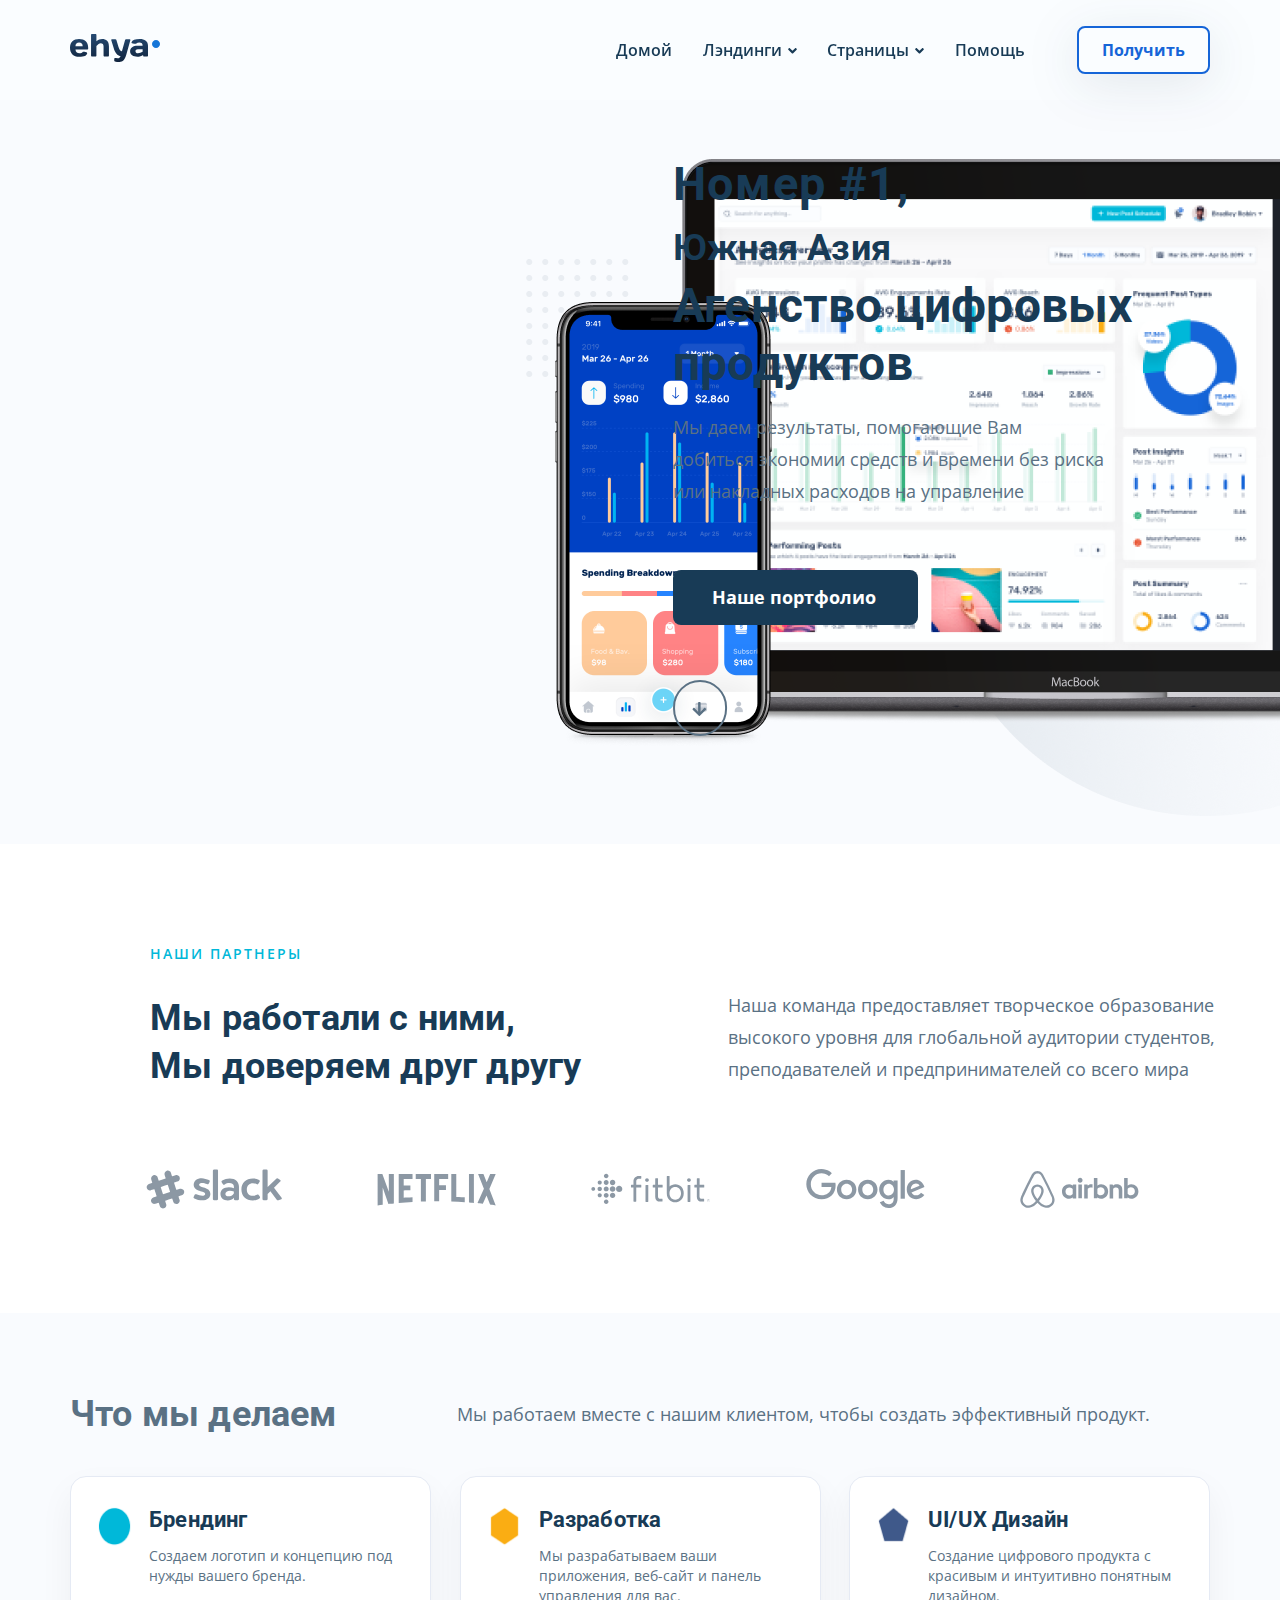
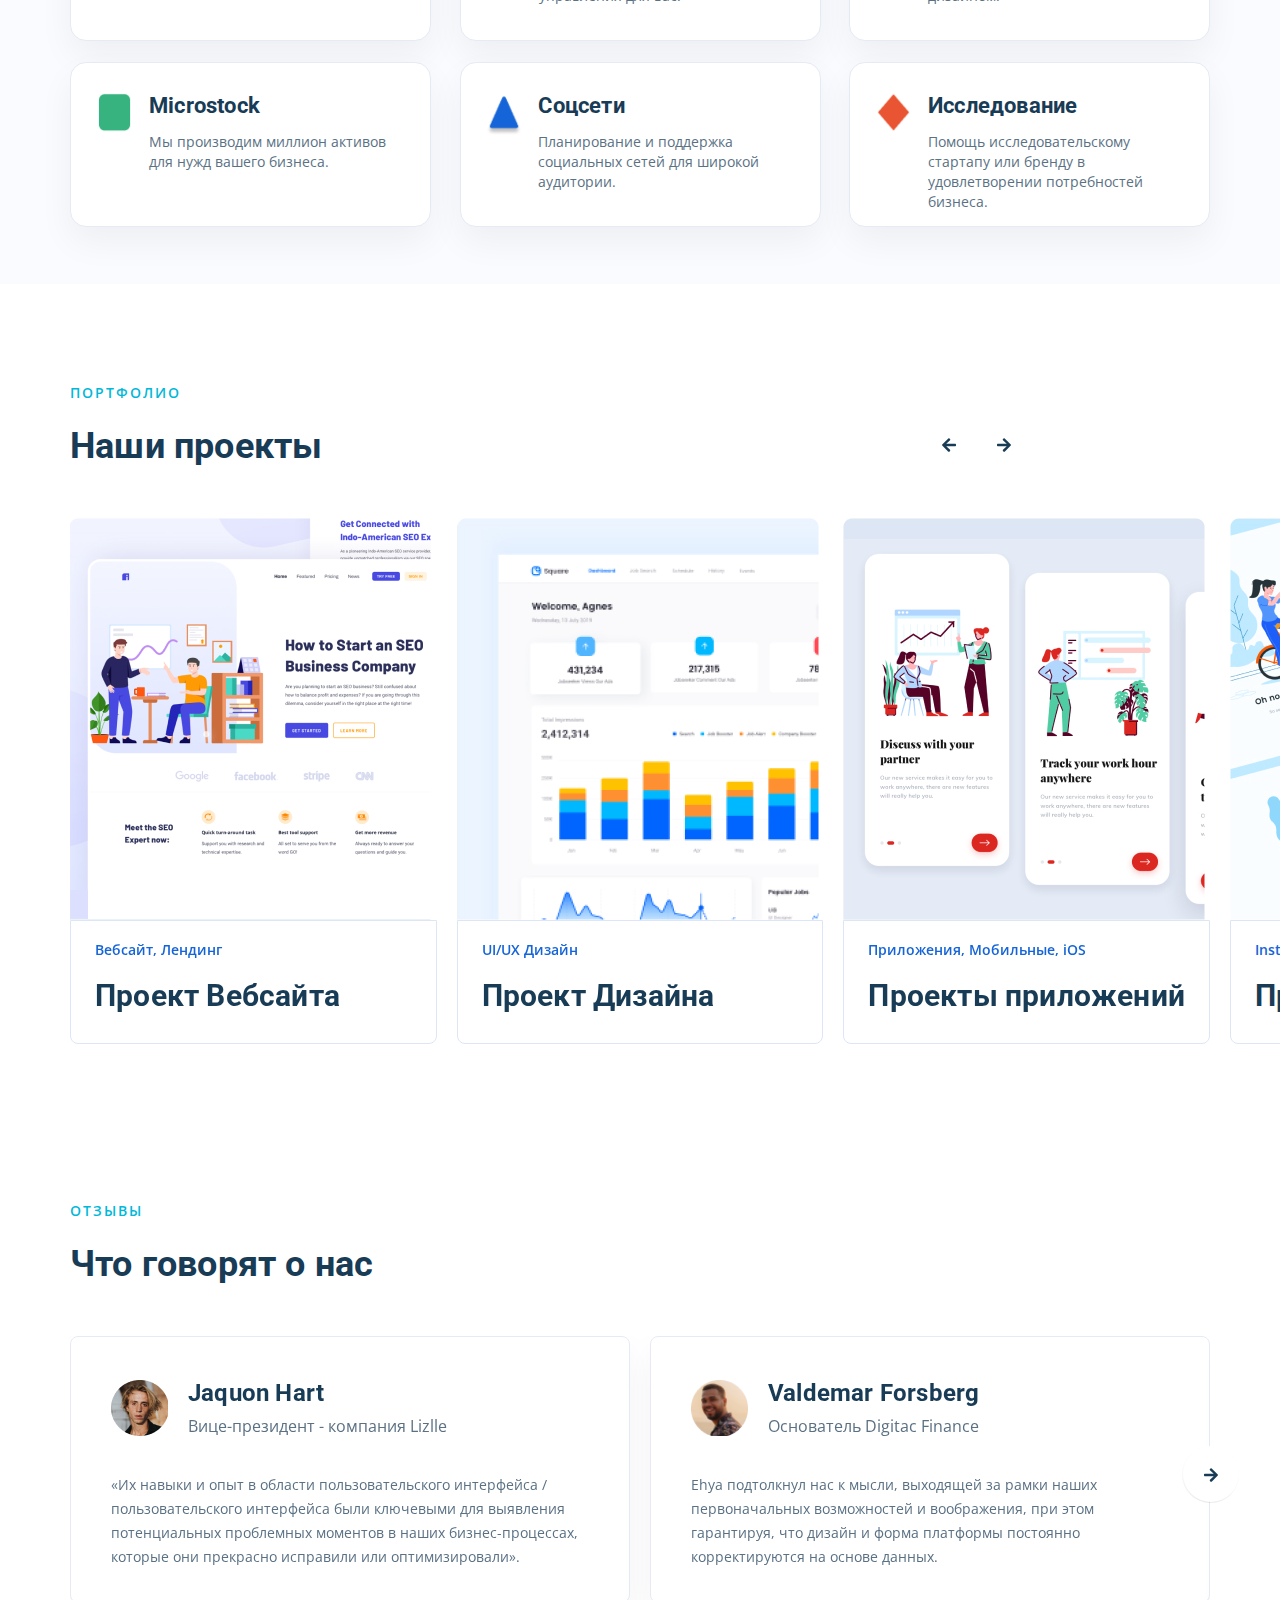
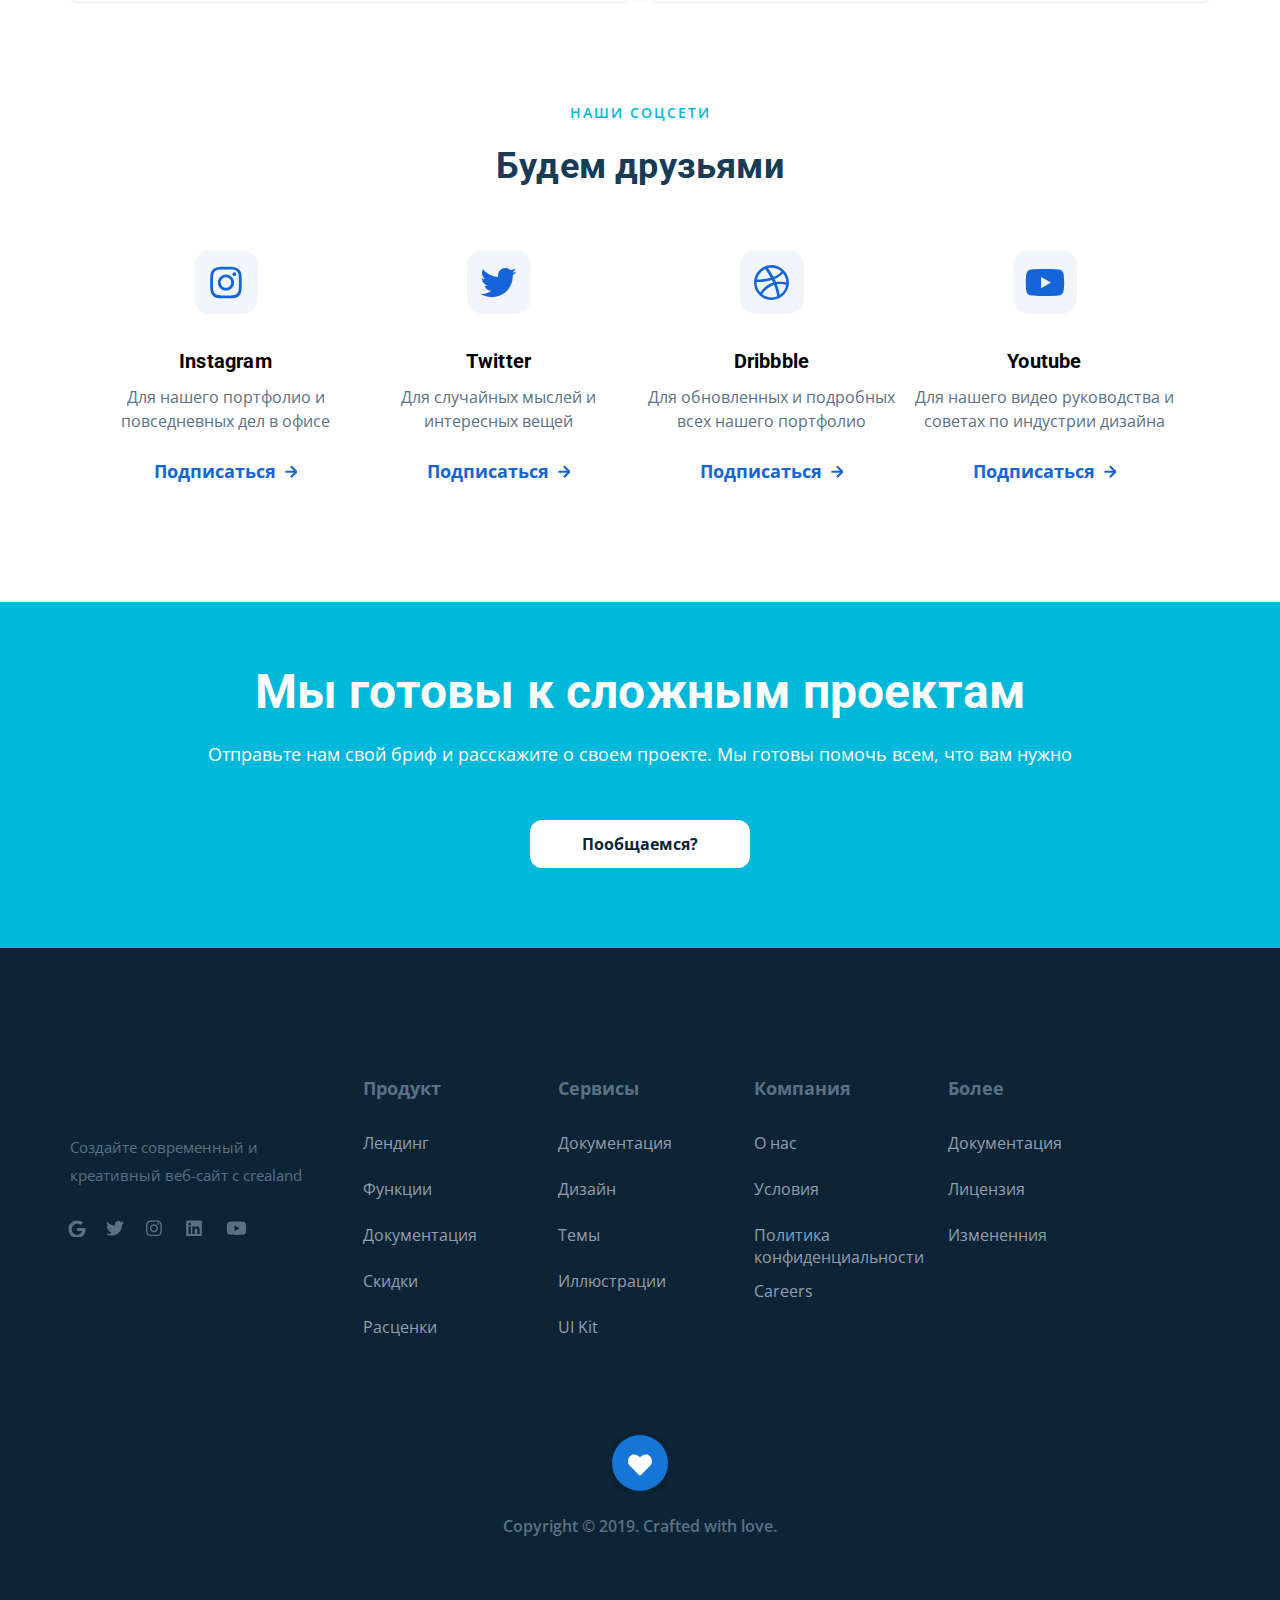
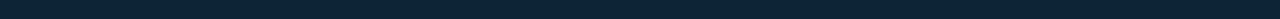
<file: ehya/index.html>
<!DOCTYPE html>
<html lang="ru">
<head>
  <meta charset="UTF-8">
  <meta name="viewport" content="width=device-width, initial-scale=1.0">
  <link rel="shortcut icon" href="image/favicon.ico" type="image/x-icon">
  <link rel="icon" href="./image/favicon.ico" type="image/x-icon">
  <title>Ehya - Агенство цифровых продуктов</title>
  <link rel="preconnect" href="https://fonts.gstatic.com">
  <link href="https://fonts.googleapis.com/css2?family=Open+Sans:wght@400;600;700&family=Roboto:wght@400;700&display=swap" rel="stylesheet">
  <script src="js/jquery.min.js" defer></script>
  <script src="js/jquery.min.mask.js" defer></script>
  <script src="js/jquery.validate.min.js" defer></script>
  <script src="js/swiper-bundle.min.js" defer></script>
  <script src="js/aos.js" defer></script>
  <script src="js/main1.js" defer></script>
  <link rel="stylesheet" href="css/swiper-bundle.min.css">
  <link rel="stylesheet" href="css/aos.css">
  <link rel="stylesheet" href="css/style.css">
</head>
<body>
  <header class="navbar navbar--mobile-fixed">
    <div class="container">
      <div class="navbar-block">
        <div class="navbar-logo" data-aos="fade-right" data-aos-delay="100">
          <a href="index.html" class="logo"
            ><img src="image/Logo.svg" alt="logo: Ehya" class="logo__image"
          /></a>
        </div>
        <div class="navbar-navigation">
          <ul class="navbar-menu aos aos--third" data-aos="fade-left" data-aos-delay="400">
            <li class="navbar-menu__item">
              <a href="#" class="navbar-menu__link">Домой</a>
            </li>
            <li class="navbar-menu__item navbar-menu__item--dropdown">
              <a href="#" class="navbar-menu__link dropdown-link"
                >Лэндинги<img
                  src="image/angle-down.svg"
                  alt="icon: angle-down"
                  class="navbar-menu__icon"
                />
              </a>
              <div class="dropdown-content">
                <a class="dropdown-content__link" href="#">Лэндинг 1</a>
                <a class="dropdown-content__link" href="#">Лэндинг 2</a>
                <a class="dropdown-content__link" href="#">Лэндинг 3</a>
              </div>
            </li>
            <li class="navbar-menu__item navbar-menu__item--dropdown">
              <a href="#" class="navbar-menu__link dropdown-link"
                >Страницы
                <img
                  src="image/angle-down.svg"
                  alt="icon: angle-down"
                  class="navbar-menu__icon"
                />
              </a>
              <div class="dropdown-content">
                <a class="dropdown-content__link" href="#">Страница 1</a>
                <a class="dropdown-content__link" href="#">Страница 2</a>
                <a class="dropdown-content__link" href="#">Страница 3</a>
              </div>
            </li>
            <li class="navbar-menu__item">
              <a href="#" class="navbar-menu__link">Помощь</a>
            </li>
          </ul>
          <button
            data-toggle="modal"
            class="button navbar-button"
            type="submit"
            data-aos="fade-left"
            data-aos-delay="300">
            Получить
          </button>
        </div>
        <!-- /.navbar-navigation -->
        <button class="menu-button menu-button-navbar">
          <span class="menu-button__line"></span>
          <span class="menu-button__line"></span>
          <span class="menu-button__line"></span>
        </button>
      </div>
      <!-- /.navbar-block -->
    </div>
    <!-- /.container -->
  </header>
  <!-- /.header -->

  <section class="hero">
    <div class="container">
      <div class="hero-wrapper">
        <div class="hero__left">
          <h2 class="hero__left-subtitle">Номер <span class="hero__left-number">#1,</span></h2>
          <span class="hero__left-asia">Южная Азия</span>
          <h1 class="hero__left-title">Агенство цифровых продуктов</h1>
          <p class="hero__left-text">Мы&nbsp;даем результаты, помогающие Вам добиться&nbsp;экономии средств и времени без риска или&nbsp;накладных расходов на&nbsp;управление</p>
          <a class="hero__left-link" href="#">Наше портфолио</a>
          <a class="hero__left-btn" href="#patner">
            <img class="hero__left-img" src="image/left-img.svg" alt="Portfolio">
          </a>
        </div>
        <!-- /.hero__left -->

        <div class="hero__rigth"> 
          <img class="hero__rigth-img" src="image/hero-rigth2.png" alt="hero img" >
        </div>
        <!-- /.hero__rigth -->
      
      </div>
      <!-- /.hero-wrapper -->
      
    
    </div>
    <!-- /.container -->
  </section>
  <!-- /.hero -->

  <section class="partners">
    <div class="container">
      <h4 class="partners-title" id="partners">Наши партнеры</h4>
      <div class="partners-wrapper">
        <div class="partners-info">
          <div class="partners-info__name">
            <span class="partners-info__name-first">Мы работали с ними,</span>
            <span class="partners-info__name-second"
              >Мы доверяем друг другу</span
            >
          </div>
          <div class="partners-info__about">
            Наша команда предоставляет творческое образование высокого уровня
            для глобальной аудитории студентов, преподавателей и
            предпринимателей со всего мира
          </div>
        </div>
        <div class="partners-icons">
          <a
            href="https://slack.com/"
            class="partners-icons-link"
            target="_blank"
            rel="nofollow noopener"
            ><img src="image/slack.svg" alt="icon: slack" class="partners-link"
          /></a>
          <a
            href="https://www.netflix.com/"
            class="partners-icons-link"
            target="_blank"
            rel="nofollow noopener"
            ><img
              src="image/netflix.svg"
              alt="icon: netflix"
              class="partners-link"
          /></a>
          <a
            href="https://www.fitbit.com/"
            class="partners-icons-link"
            target="_blank"
            rel="nofollow noopener"
            ><img
              src="image/fitbit.svg"
              alt="icon: fitbit"
              class="partners-link"
          /></a>
          <a
            href="https://www.google.ru/"
            class="partners-icons-link"
            target="_blank"
            rel="nofollow noopener"
            ><img
              src="image/google.svg"
              alt="icon: google"
              class="partners-link"
          /></a>
          <a
            href="https://www.airbnb.ru/"
            class="partners-icons-link"
            target="_blank"
            rel="nofollow noopener"
            ><img
              src="image/airbnb.svg"
              alt="icon: airbnb"
              class="partners-link"
          /></a>
        </div>

        <!-- /.partners-text -->
        <!-- /.partners-tagline -->
      </div>
      <!-- /.partners-wrapper -->
    </div>
  </section>
  <!-- /.partners -->


  <section class="work" id="patner">
    <div class="container">
      <div class="work__about">
        <h2 class="work__about-title">Что мы делаем</h2>
        <span class="work__about-text">Мы работаем вместе с нашим клиентом, чтобы создать эффективный продукт.</span>
      </div>
      <!-- /.work__about -->
      <div class="work-wpapper">
        <div class="work-card">
          <img class="work-card__img oval" src="image/oval1.png" alt="Oval">
          <div class="work-card__about">
            <h3 class="work-card__title">Брендинг</h3>
            <p class="work-card__text">Создаем логотип и концепцию под нужды вашего бренда.</p>
          </div>
        </div>
        <div class="work-card">
          <img class="work-card__img oval" src="image/Polygon.png" alt="Poligon">
          <div class="work-card__about">
            <h3 class="work-card__title">Разработка</h3>
            <p class="work-card__text">Мы разрабатываем ваши приложения, веб-сайт и панель управления для вас.</p>
          </div>
        </div>
        <div class="work-card">
          <img class="work-card__img oval" src="image/Polygon1.png" alt="Poligon1">
          <div class="work-card__about">
            <h3 class="work-card__title">UI/UX Дизайн</h3>
            <p class="work-card__text">Создание цифрового продукта с красивым и интуитивно понятным дизайном.</p>
          </div>
        </div>
        <div class="work-card">
          <img class="work-card__img oval" src="image/Rectangle.png" alt="Rectangle">
          <div class="work-card__about">
            <h3 class="work-card__title">Microstock</h3>
            <p class="work-card__text">Мы производим миллион активов для нужд вашего бизнеса.</p>
          </div>
        </div>
        <div class="work-card">
          <img class="work-card__img oval" src="image/Triangle.png" alt="Triangle">
          <div class="work-card__about">
            <h3 class="work-card__title">Соцсети</h3>
            <p class="work-card__text">Планирование и поддержка социальных сетей для широкой аудитории.</p>
          </div>
        </div>
        <div class="work-card">
          <img class="work-card__img oval" src="image/Polygon2.png" alt="Polygon2">
          <div class="work-card__about">
            <h3 class="work-card__title">Исследование</h3>
            <p class="work-card__text">Помощь исследовательскому стартапу или бренду в удовлетворении потребностей бизнеса.</p>
          </div>
        </div>
        <!-- /.work__card -->
      </div>
      <!-- /.work-wpapper -->
    </div>
    <!-- /.container -->
  </section>
  <!-- /.work -->

  <section class="portfolio">
    <div class="container">
      <h4 class="portfolio-title" id="portfolio-link">портфолио</h4>
      <h2 class="portfolio-name">Наши проекты</h2>

      <div class="portfolio-slider swiper-container">
        <div class="portfolio-wrapper swiper-wrapper">
          <div class="portfolio-card swiper-slide">
            <img
              src="image/project-1.jpg"
              alt="icon: project-1"
              class="portfolio-card__image"
            />
            <div class="portfolio-info">
              <h4 class="portfolio-info__landing">Вебсайт, Лендинг</h4>
              <h3 class="portfolio-info__project">Проект Вебсайта</h3>
            </div>
          </div>
          <!-- /.portfolio-card -->
          <div class="portfolio-card swiper-slide">
            <img
              src="image/project-2.jpg"
              alt="icon: project-2"
              class="portfolio-card__image"
            />
            <div class="portfolio-info">
              <h4 class="portfolio-info__landing">
                UI/UX Дизайн
              </h4>
              <h3 class="portfolio-info__project">Проект Дизайна</h3>
            </div>
          </div>
          <!-- /.portfolio-card -->
          <div class="portfolio-card swiper-slide">
            <img
              src="image/project-3.jpg"
              alt="icon: project-3"
              class="portfolio-card__image"
            />
            <div class="portfolio-info">
              <h4 class="portfolio-info__landing">
                Приложения, Мобильные, iOS
              </h4>
              <h3 class="portfolio-info__project">Проекты приложений</h3>
            </div>
          </div>
          <!-- /.portfolio-card -->
          <div class="portfolio-card swiper-slide">
            <img
              src="image/project-4.jpg"
              alt="icon: project-4"
              class="portfolio-card__image"
            />
            <div class="portfolio-info">
              <h4 class="portfolio-info__landing">Instagram</h4>
              <h3 class="portfolio-info__project">Проект Иллюстраций</h3>
            </div>
          </div>
          <!-- /.portfolio-card -->
        </div>
        <!-- /.portfolio-wrapper -->
        <button
          class="portfolio-slider__button portfolio-slider__button--prev"
        ></button>
        <button
          class="portfolio-slider__button portfolio-slider__button--next"
        ></button>
      </div>
    </div>
  </section>
  <!-- /.portfolio -->


  <section class="feedback">
    <div class="container">
      <h4 class="feedback__subtitle">Отзывы</h4>
      <h2 class="feedback__title">Что говорят о нас</h2>
      <div class="feedback__slider swiper-container">
        <div class="feedback-wrapper swiper-wrapper">
          <div class="feedback-card swiper-slide">
            <div class="feedback-card-info feedback-info">
              <img class="feedback-info__image" src="image/feedback-photo1.png" alt="photo: feedback-photo-1">
              <div class="feedback-card-text feedback-text">
                <h3 class="feedback-text__title">Jaquon Hart</h3>
                <span class="feedback-text__subtitle">Вице-президент - компания Lizlle</span>
              </div>
            </div>
            <div class="feedback-card-description">
              &laquo;Их&nbsp;навыки и&nbsp;опыт в&nbsp;области пользовательского интерфейса&nbsp;/ пользовательского интерфейса были ключевыми для выявления потенциальных проблемных моментов в&nbsp;наших бизнес-процессах, которые они прекрасно исправили или оптимизировали&raquo;.
            </div>
          </div>
          <!-- /.feedback__card swiper-slide -->
          <div class="feedback-card swiper-slide">
            <div class="feedback-card-info feedback-info">
              <img class="feedback-info__image" src="image/feedback-photo2.png" alt="photo: feedback-photo-1">
              
              <div class="feedback-card-text feedback-text feedback-card__description">
                <h3 class="feedback-text__title">Valdemar Forsberg</h3>
                <span class="feedback-text__subtitle">Основатель Digitac Finance</span>
              </div>
            </div>
            <div class="feedback-card-description">
              Ehya подтолкнул нас к&nbsp;мысли, выходящей за&nbsp;рамки наших
              первоначальных возможностей и&nbsp;воображения, при этом гарантируя,
              что дизайн и&nbsp;форма платформы постоянно корректируются на&nbsp;основе
              данных.
            </div>
          </div>
          <!-- /.feedback__card swiper-slide -->
        </div>
        <!-- /.feedback-wrapper swiper-wrapper -->
        <button class="feedback__slider-button feedback__slider-button--next"></button>
        <!-- /.feedback-slider__button -->
      </div>
      <!-- /.feedback__slider swiper-container -->
    </div>
    <!-- /.container -->
  </section>
  <!-- /.feedback -->
  <section class="social">
    <div class="container">
      <div class="social-wrapper">
        <h2 class="social__title">Наши соцсети</h2>
        <h3 class="social__subtitle">Будем друзьями</h3>
        <div class="social-wrapper__web">
          <div class="social__card">
            <a href="https://www.instagram.com" class="social__card-link mt" target="_blank">
              <img src="image/ins.svg" alt="social-network: Instagram" class="social__card-icon">
            </a>
            <h4 class="social__card-network">Instagram</h4>
            <p class="social__card-text">Для нашего портфолио и повседневных дел в офисе</p>
            <a href="https://www.instagram.com" class="social__card-link mb" target="_blank">
              <span class="social__card-button">Подписаться</span>
              <img src="image/social__card-rigth.svg" alt="button: sign up" class="social__card-rigth">
            </a>
            <!-- /.social__card-link -->
          </div>
          <!-- /.social__card -->
          <div class="social__card">
            <a href="https://twitter.com" class="social__card-link mt" target="_blank">
              <img src="image/twit.svg" alt="social-network: Twitter" class="social__card-icon">
            </a>
            <h4 class="social__card-network">Twitter</h4>
            <p class="social__card-text">Для случайных мыслей и интересных вещей</p>
            <a href="https://twitter.com" class="social__card-link mb" target="_blank">
              <span class="social__card-button">Подписаться</span>
              <img src="image/social__card-rigth.svg" alt="button: sign up" class="social__card-rigth">
            </a>
            <!-- /.social__card-link -->
          </div>
          <!-- /.social__card -->
          <div class="social__card">
            <a href="https://dribbble.com" class="social__card-link mt" target="_blank">
              <img src="image/dribbl.svg" alt="social-network: Dribbble" class="social__card-icon">
            </a>
            <h4 class="social__card-network">Dribbble</h4>
            <p class="social__card-text">Для обновленных и подробных всех нашего портфолио</p>
            <a href="https://dribbble.com" class="social__card-link mb" target="_blank">
              <span class="social__card-button">Подписаться</span>
              <img src="image/social__card-rigth.svg" alt="button: sign up" class="social__card-rigth">
            </a>
            <!-- /.social__card-link -->
          </div>
          <!-- /.social__card -->
          <div class="social__card">
            <a href="https://www.youtube.com" class="social__card-link mt" target="_blank">
              <img src="image/youtube.svg" alt="social-network: Youtube" class="social__card-icon">
            </a>
            <h4 class="social__card-network">Youtube</h4>
            <p class="social__card-text">Для нашего видео руководства и советах по индустрии дизайна</p>
            <a href="https://www.youtube.com" class="social__card-link mb" target="_blank">
              <span class="social__card-button">Подписаться</span>
              <img src="image/social__card-rigth.svg" alt="button: sign up" class="social__card-rigth">
            </a>
            <!-- /.social__card-link -->
          </div>
          <!-- /.social__card -->
        </div>
        <!-- /.social-wrapper__web -->
      </div>
      <!-- /.social-wrapper -->
    </div>
    <!-- /.container -->
  </section>
  <!-- /.social -->
  <section class="cta">
    <div class="container">
      <div class="cta-wrapper">
        <h2 class="cta__title">Мы готовы к сложным проектам</h2>
        <!-- /.cta__title -->
        <h3 class="cta__subtitle">Отправьте нам свой бриф и расскажите о своем проекте. Мы готовы помочь всем, что вам нужно</h3>
        <!-- /.cta__subtitle -->
        <button class="cta__btn button">Пообщаемся?</button>
        <!-- /.cta__btn -->
      </div>
      <!-- /.cta-wrapper -->
    </div>
    <!-- /.container -->
  </section>
  <!-- /.cta -->
  <footer class="footer">
    <div class="container">
      <div class="footer-wrapper">
        <div class="footer__top">
          <div class="footer__top-links">
            <a href="index.html" class="footer__logo" data-aos="flip-right" data-aos-duration="2000">
              <img src="image/footer-logo.png" alt="footer__logo: Ehya" class="footer__logo-icon">
            </a>
            <div class="footer__top-text">Создайте современный и креативный веб-сайт с crealand</div>
            <div class="footer__top-social">
              <a href="https://www.google.ru/" class="footer__link" target="_blank">
                <img class="footer__img-link" src="image/footer-google.svg" alt="google">
              </a>
              <a href="https://twitter.com" class="footer__link" target="_blank">
                <img class="footer__img-link" src="image/footer-twitter.svg" alt="twitter">
              </a>
              <a href="https://www.instagram.com" class="footer__link" target="_blank">
                <img class="footer__img-link" src="image/footer-instagram.svg" alt="instagram">
              </a>
              <a href="https://linkadd.in/" class="footer__link" target="_blank">
                <img class="footer__img-link" src="image/footer-linkedin.svg" alt="linkedin">
              </a>
              <a href="https://www.youtube.com" class="footer__link" target="_blank">
                <img class="footer__img-link" src="image/footer-youtube.svg" alt="youtube">
              </a>
              <!-- /.footer__link -->
            </div>
            <!-- /.footer__top-social -->
          </div>
          <!-- /.footer__top-links -->
          <div class="footer__top-product">
            <h2 class="footer__title">Продукт</h2>
            <ul class="footer__list">
              <li class="footer__item"><a class="footer__top-link" href="#">Лендинг</a></li>
              <li class="footer__item"><a class="footer__top-link" href="#">Функции</a></li>
              <li class="footer__item"><a class="footer__top-link" href="#">Документация</a></li>
              <li class="footer__item"><a class="footer__top-link" href="#">Скидки</a></li>
              <li class="footer__item"><a class="footer__top-link" href="#">Расценки</a></li>
            </ul>
          </div>
          <!-- /.footer__top-product -->
          <div class="footer__top-product">
            <h2 class="footer__title">Сервисы</h2>
            <ul class="footer__list">
              <li class="footer__item"><a class="footer__top-link" href="#">Документация</a></li>
              <li class="footer__item"><a class="footer__top-link" href="#">Дизайн</a></li>
              <li class="footer__item"><a class="footer__top-link" href="#">Темы</a></li>
              <li class="footer__item"><a class="footer__top-link" href="#">Иллюстрации</a></li>
              <li class="footer__item"><a class="footer__top-link" href="#">UI Kit</a></li>
            </ul>
          </div>
          <!-- /.footer__top-product -->
          <div class="footer__top-product">
            <h2 class="footer__title">Компания</h2>
            <ul class="footer__list">
              <li class="footer__item"><a class="footer__top-link" href="#">О нас</a></li>
              <li class="footer__item"><a class="footer__top-link" href="#">Условия</a></li>
              <li class="footer__item footer__item-mb"><a class="footer__top-link" href="#">Политика<br>конфиденциальности</a></li>
              <li class="footer__item"><a class="footer__top-link" href="#">Careers</a></li>
            </ul>
          </div>
          <!-- /.footer__top-product -->
          <div class="footer__top-product">
            <h2 class="footer__title">Более</h2>
            <ul class="footer__list">
              <li class="footer__item"><a class="footer__top-link" href="#">Документация</a></li>
              <li class="footer__item"><a class="footer__top-link" href="#">Лицензия</a></li>
              <li class="footer__item"><a class="footer__top-link" href="#">Измененния</a></li>
            </ul>
          </div>
          <!-- /.footer__top-product -->
        </div>
        <!-- /.footer__top -->
        <div class="footer__bottom">
          <img class="footer__bottom-img" src="image/footer__heart.svg" alt="footer: heart">
          <span class="footer__bottom-span">
            Copyright © 2019. Crafted with love.
          </span>
        </div>
        <!-- /.footer__bottom -->
      </div>
      <!-- /.footer-wrapper -->
    </div>
    <!-- /.container -->
  </footer>
  <!-- /.footer -->
  <div class="modal">
    <div class="modal__overlay">
    </div>
    <!-- /.modal__overlay -->
    <div class="modal__dialog">
      <button class="modal__close"><img src="image/close.svg" alt="modal close" width="16" height="16"></button>
      <div class="modal__contact-form">
        <h3 class="modal__title">Ehya</h3>
        <form action="send1.php" method="POST" class="form modal__form"> 
          <input class="input modal__input" type="text" placeholder="Введите ваше имя*" name="name" required minlength="2">
          <input class="input modal__input phone-mask" type="tel" placeholder="Введите ваш номер телефона*" name="phone" required minlength="18" maxlength="18">
          <input type="email" class="modal__input" placeholder="Введите вашу почту*" name="email" required>
          <textarea class="modal__message" cols="30" rows="10" placeholder="Введите сообщение" name="message"></textarea>
          <div class="modal__form-wrapper">
            <button class="button modal__button" type="submit">Отправить</button>
            <span class="modal__info">* Обязательные поля</span>
          </div>
        </form>
      </div>
    </div>
    <!-- /.modal__dialog -->
  </div>
  <!-- /.modal -->
  <a href="#" class="to-top" id="back-top"><img src="image/angle-up.svg" alt="Наверх" /></a>
</body>
</html>
</file>
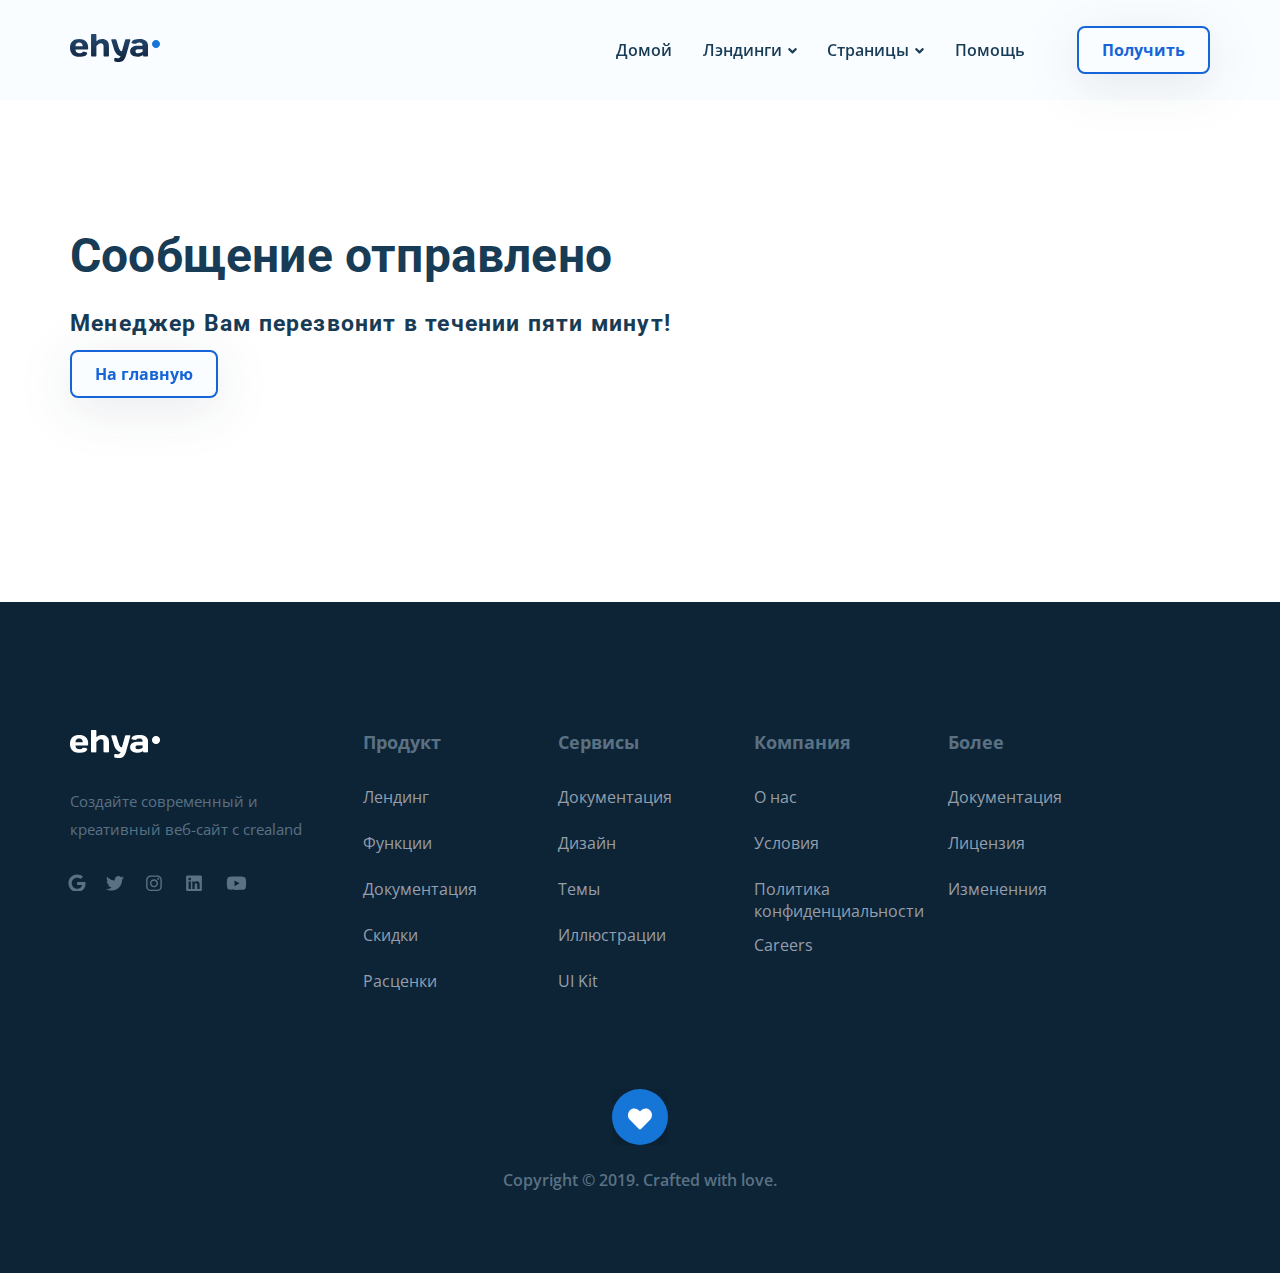
<file: ehya/thank-you.html>
<!DOCTYPE html>
<html lang="ru">
<head>
  <meta charset="UTF-8">
  <meta name="viewport" content="width=device-width, initial-scale=1.0">
  <link rel="shortcut icon" href="image/favicon.ico" type="image/x-icon">
  <link rel="icon" href="./image/favicon.ico" type="image/x-icon">
  <title>Ehya - Агенство цифровых продуктов</title>
  <link rel="preconnect" href="https://fonts.gstatic.com">
  <link href="https://fonts.googleapis.com/css2?family=Open+Sans:wght@400;600;700&family=Roboto:wght@400;700&display=swap" rel="stylesheet">
  <script src="js/jquery.min.js" defer></script>
  <script src="js/jquery.min.mask.js" defer></script>
  <script src="js/jquery.validate.min.js" defer></script>
  <script src="js/swiper-bundle.min.js" defer></script>
  <script src="js/aos.js" defer></script>
  <script src="js/main1.js" defer></script>
  <link rel="stylesheet" href="css/swiper-bundle.min.css">
  <link rel="stylesheet" href="css/aos.css">
  <link rel="stylesheet" href="css/style.css">
</head>
  <body>
  <header class="navbar navbar--mobile-fixed">
    <div class="container">
      <div class="navbar-block">
        <div class="navbar-logo" data-aos="fade-right" data-aos-delay="100">
          <a href="index.html" class="logo"
            ><img src="image/Logo.svg" alt="logo: Ehya" class="logo__image"
          /></a>
        </div>
        <div class="navbar-navigation">
          <ul class="navbar-menu" data-aos="fade-left" data-aos-delay="200">
            <li class="navbar-menu__item">
              <a href="#" class="navbar-menu__link">Домой</a>
            </li>
            <li class="navbar-menu__item navbar-menu__item--dropdown">
              <a href="#" class="navbar-menu__link dropdown-link"
                >Лэндинги<img
                  src="image/angle-down.svg"
                  alt="icon: angle-down"
                  class="navbar-menu__icon"
                />
              </a>
              <div class="dropdown-content">
                <a class="dropdown-content__link" href="#">Лэндинг 1</a>
                <a class="dropdown-content__link" href="#">Лэндинг 2</a>
                <a class="dropdown-content__link" href="#">Лэндинг 3</a>
              </div>
            </li>
            <li class="navbar-menu__item navbar-menu__item--dropdown">
              <a href="#" class="navbar-menu__link dropdown-link"
                >Страницы
                <img
                  src="image/angle-down.svg"
                  alt="icon: angle-down"
                  class="navbar-menu__icon"
                />
              </a>
              <div class="dropdown-content">
                <a class="dropdown-content__link" href="#">Страница 1</a>
                <a class="dropdown-content__link" href="#">Страница 2</a>
                <a class="dropdown-content__link" href="#">Страница 3</a>
              </div>
            </li>
            <li class="navbar-menu__item">
              <a href="#" class="navbar-menu__link">Помощь</a>
            </li>
          </ul>
          <button
            data-toggle="modal"
            class="button navbar-button"
            type="submit"
            data-aos="fade-left"
            data-aos-delay="300"
          >
            Получить
          </button>
        </div>
        <!-- /.navbar-navigation -->
        <button class="menu-button menu-button-navbar">
          <span class="menu-button__line"></span>
          <span class="menu-button__line"></span>
          <span class="menu-button__line"></span>
        </button>
      </div>
      <!-- /.navbar-block -->
    </div>
    <!-- /.container -->
  </header>

  <section class="thank">
    <div class="container">
      <h1>Сообщение отправлено</h1>
      <p>Менеджер Вам перезвонит в течении пяти минут!</p>
      <a class="navbar-button" href="index.html">На главную</a>
    </div>
  </section>

  <footer class="footer">
    <div class="container">
      <div class="footer-wrapper">
        <div class="footer__top">
          <div class="footer__top-links">
            <a href="index.html" class="footer__logo" data-aos="flip-right" data-aos-duration="2000">
              <img src="image/footer-logo.png" alt="footer__logo: Ehya" class="footer__logo-icon">
            </a>
            <div class="footer__top-text">Создайте современный и креативный веб-сайт с crealand</div>
            <div class="footer__top-social">
              <a href="https://www.google.ru/" class="footer__link" target="_blank">
                <img class="footer__img-link" src="image/footer-google.svg" alt="google">
              </a>
              <a href="https://twitter.com" class="footer__link" target="_blank">
                <img class="footer__img-link" src="image/footer-twitter.svg" alt="twitter">
              </a>
              <a href="https://www.instagram.com" class="footer__link" target="_blank">
                <img class="footer__img-link" src="image/footer-instagram.svg" alt="instagram">
              </a>
              <a href="https://linkadd.in/" class="footer__link" target="_blank">
                <img class="footer__img-link" src="image/footer-linkedin.svg" alt="linkedin">
              </a>
              <a href="https://www.youtube.com" class="footer__link" target="_blank">
                <img class="footer__img-link" src="image/footer-youtube.svg" alt="youtube">
              </a>
              <!-- /.footer__link -->
            </div>
            <!-- /.footer__top-social -->
          </div>
          <!-- /.footer__top-links -->
          <div class="footer__top-product">
            <h2 class="footer__title">Продукт</h2>
            <ul class="footer__list">
              <li class="footer__item"><a class="footer__top-link" href="#">Лендинг</a></li>
              <li class="footer__item"><a class="footer__top-link" href="#">Функции</a></li>
              <li class="footer__item"><a class="footer__top-link" href="#">Документация</a></li>
              <li class="footer__item"><a class="footer__top-link" href="#">Скидки</a></li>
              <li class="footer__item"><a class="footer__top-link" href="#">Расценки</a></li>
            </ul>
          </div>
          <!-- /.footer__top-product -->
          <div class="footer__top-product">
            <h2 class="footer__title">Сервисы</h2>
            <ul class="footer__list">
              <li class="footer__item"><a class="footer__top-link" href="#">Документация</a></li>
              <li class="footer__item"><a class="footer__top-link" href="#">Дизайн</a></li>
              <li class="footer__item"><a class="footer__top-link" href="#">Темы</a></li>
              <li class="footer__item"><a class="footer__top-link" href="#">Иллюстрации</a></li>
              <li class="footer__item"><a class="footer__top-link" href="#">UI Kit</a></li>
            </ul>
          </div>
          <!-- /.footer__top-product -->
          <div class="footer__top-product">
            <h2 class="footer__title">Компания</h2>
            <ul class="footer__list">
              <li class="footer__item"><a class="footer__top-link" href="#">О нас</a></li>
              <li class="footer__item"><a class="footer__top-link" href="#">Условия</a></li>
              <li class="footer__item footer__item-mb"><a class="footer__top-link" href="#">Политика<br>конфиденциальности</a></li>
              <li class="footer__item"><a class="footer__top-link" href="#">Careers</a></li>
            </ul>
          </div>
          <!-- /.footer__top-product -->
          <div class="footer__top-product">
            <h2 class="footer__title">Более</h2>
            <ul class="footer__list">
              <li class="footer__item"><a class="footer__top-link" href="#">Документация</a></li>
              <li class="footer__item"><a class="footer__top-link" href="#">Лицензия</a></li>
              <li class="footer__item"><a class="footer__top-link" href="#">Измененния</a></li>
            </ul>
          </div>
          <!-- /.footer__top-product -->
        </div>
        <!-- /.footer__top -->
        <div class="footer__bottom">
          <img class="footer__bottom-img" src="image/footer__heart.svg" alt="footer: heart">
          <span class="footer__bottom-span">
            Copyright © 2019. Crafted with love.
          </span>
        </div>
        <!-- /.footer__bottom -->
      </div>
      <!-- /.footer-wrapper -->
    </div>
    <!-- /.container -->
  </footer>
  <!-- /.footer -->
  <div class="modal">
    <div class="modal__overlay">
    </div>
    <!-- /.modal__overlay -->
    <div class="modal__dialog">
      <button class="modal__close"><img src="image/close.svg" alt="modal close" width="16" height="16"></button>
      <div class="modal__contact-form">
        <h3 class="modal__title">Ehya</h3>
        <form action="send1.php" method="POST" class="form modal__form"> 
          <input class="input modal__input" type="text" placeholder="Введите ваше имя*" name="name" required minlength="2">
          <input class="input modal__input phone-mask" type="tel" placeholder="Введите ваш номер телефона*" name="phone" required minlength="18" maxlength="18">
          <input type="email" class="modal__input" placeholder="Введите вашу почту*" name="email" required>
          <textarea class="modal__message" cols="30" rows="10" placeholder="Введите сообщение" name="message"></textarea>
          <div class="modal__form-wrapper">
            <button class="button modal__button" type="submit">Отправить</button>
            <span class="modal__info">* Обязательные поля</span>
          </div>
        </form>
      </div>
    </div>
    <!-- /.modal__dialog -->
  </div>
  <!-- /.modal -->

</body>
</html>
</file>
<file: ehya/css/style.css>
menu, ul {
  margin: 0;
  padding: 0;
}

@mixinrotate {}* {
  box-sizing: border-box;
}

html {
  scroll-behavior: smooth;
}

a {
  text-decoration: none;
  color: inherit;
  cursor: pointer;
}

button {
  cursor: pointer;
}

li {
  list-style: none;
}

.container {
  max-width: 1140px;
  margin: 0 auto;
}

.to-top {
  position: fixed;
  bottom: 113px;
  right: 5%;
  border-radius: 50%;
  width: 54px;
  height: 54px;
}

#name-error {
  padding-left: 4px;
}

.error {
  font-size: 13px;
}

.error:nth-child(8) {
  display: none;
}

.thank {
  padding-bottom: 40px;
  margin-top: 72px;
  padding-top: 55px;
  height: 430px;
}

.thank h1 {
  font-family: Roboto;
  font-style: normal;
  font-weight: bold;
  font-size: 48px;
  line-height: 58px;
  letter-spacing: 0.2px;
  color: #183B56;
}

.thank p {
  font-family: Roboto;
  font-style: normal;
  font-weight: bold;
  font-size: 23px;
  line-height: 32px;
  letter-spacing: 1.2px;
  color: #183B56;
}

.portfolio > .swiper-slide {
  width: 360px !important;
}

.feedback > .container {
  position: relative;
}

.swiper-container {
  position: initial !important;
}

.swiper-wrapper {
  position: initial !important;
}

/*! normalize.css v8.0.1 | MIT License | github.com/necolas/normalize.css */
/* Document
   ========================================================================== */
/**
 * 1. Correct the line height in all browsers.
 * 2. Prevent adjustments of font size after orientation changes in iOS.
 */
html {
  line-height: 1.15;
  /* 1 */
  -webkit-text-size-adjust: 100%;
  /* 2 */
}

/* Sections
   ========================================================================== */
/**
 * Remove the margin in all browsers.
 */
body {
  margin: auto;
}

/**
 * Render the `main` element consistently in IE.
 */
main {
  display: block;
}

/**
 * Correct the font size and margin on `h1` elements within `section` and
 * `article` contexts in Chrome, Firefox, and Safari.
 */
h1, h2, h3, h4 {
  font-size: 2em;
  margin: 0;
}

/* Grouping content
   ========================================================================== */
/**
 * 1. Add the correct box sizing in Firefox.
 * 2. Show the overflow in Edge and IE.
 */
hr {
  box-sizing: content-box;
  /* 1 */
  height: 0;
  /* 1 */
  overflow: visible;
  /* 2 */
}

/**
 * 1. Correct the inheritance and scaling of font size in all browsers.
 * 2. Correct the odd `em` font sizing in all browsers.
 */
pre {
  font-family: monospace, monospace;
  /* 1 */
  font-size: 1em;
  /* 2 */
}

/* Text-level semantics
   ========================================================================== */
/**
 * Remove the gray background on active links in IE 10.
 */
a {
  background-color: transparent;
}

/**
 * 1. Remove the bottom border in Chrome 57-
 * 2. Add the correct text decoration in Chrome, Edge, IE, Opera, and Safari.
 */
abbr[title] {
  border-bottom: none;
  /* 1 */
  text-decoration: underline;
  /* 2 */
  text-decoration: underline dotted;
  /* 2 */
}

/**
 * Add the correct font weight in Chrome, Edge, and Safari.
 */
b,
strong {
  font-weight: bolder;
}

/**
 * 1. Correct the inheritance and scaling of font size in all browsers.
 * 2. Correct the odd `em` font sizing in all browsers.
 */
code,
kbd,
samp {
  font-family: monospace, monospace;
  /* 1 */
  font-size: 1em;
  /* 2 */
}

/**
 * Add the correct font size in all browsers.
 */
small {
  font-size: 80%;
}

/**
 * Prevent `sub` and `sup` elements from affecting the line height in
 * all browsers.
 */
sub,
sup {
  font-size: 75%;
  line-height: 0;
  position: relative;
  vertical-align: baseline;
}

sub {
  bottom: -0.25em;
}

sup {
  top: -0.5em;
}

/* Embedded content
   ========================================================================== */
/**
 * Remove the border on images inside links in IE 10.
 */
img {
  border-style: none;
}

/* Forms
   ========================================================================== */
/**
 * 1. Change the font styles in all browsers.
 * 2. Remove the margin in Firefox and Safari.
 */
button,
input,
optgroup,
select,
textarea {
  font-family: inherit;
  /* 1 */
  font-size: 100%;
  /* 1 */
  line-height: 1.15;
  /* 1 */
  margin: 0;
  /* 2 */
}

/**
 * Show the overflow in IE.
 * 1. Show the overflow in Edge.
 */
button,
input {
  /* 1 */
  overflow: visible;
}

/**
 * Remove the inheritance of text transform in Edge, Firefox, and IE.
 * 1. Remove the inheritance of text transform in Firefox.
 */
button,
select {
  /* 1 */
  text-transform: none;
}

/**
 * Correct the inability to style clickable types in iOS and Safari.
 */
button,
[type="button"],
[type="reset"],
[type="submit"] {
  -webkit-appearance: button;
}

/**
 * Remove the inner border and padding in Firefox.
 */
button::-moz-focus-inner,
[type="button"]::-moz-focus-inner,
[type="reset"]::-moz-focus-inner,
[type="submit"]::-moz-focus-inner {
  border-style: none;
  padding: 0;
}

/**
 * Restore the focus styles unset by the previous rule.
 */
button:-moz-focusring,
[type="button"]:-moz-focusring,
[type="reset"]:-moz-focusring,
[type="submit"]:-moz-focusring {
  outline: 1px dotted ButtonText;
}

/**
 * Correct the padding in Firefox.
 */
fieldset {
  padding: 0.35em 0.75em 0.625em;
}

/**
 * 1. Correct the text wrapping in Edge and IE.
 * 2. Correct the color inheritance from `fieldset` elements in IE.
 * 3. Remove the padding so developers are not caught out when they zero out
 *    `fieldset` elements in all browsers.
 */
legend {
  box-sizing: border-box;
  /* 1 */
  color: inherit;
  /* 2 */
  display: table;
  /* 1 */
  max-width: 100%;
  /* 1 */
  padding: 0;
  /* 3 */
  white-space: normal;
  /* 1 */
}

/**
 * Add the correct vertical alignment in Chrome, Firefox, and Opera.
 */
progress {
  vertical-align: baseline;
}

/**
 * Remove the default vertical scrollbar in IE 10+.
 */
textarea {
  overflow: auto;
}

/**
 * 1. Add the correct box sizing in IE 10.
 * 2. Remove the padding in IE 10.
 */
[type="checkbox"],
[type="radio"] {
  box-sizing: border-box;
  /* 1 */
  padding: 0;
  /* 2 */
}

/**
 * Correct the cursor style of increment and decrement buttons in Chrome.
 */
[type="number"]::-webkit-inner-spin-button,
[type="number"]::-webkit-outer-spin-button {
  height: auto;
}

/**
 * 1. Correct the odd appearance in Chrome and Safari.
 * 2. Correct the outline style in Safari.
 */
[type="search"] {
  -webkit-appearance: textfield;
  /* 1 */
  outline-offset: -2px;
  /* 2 */
}

/**
 * Remove the inner padding in Chrome and Safari on macOS.
 */
[type="search"]::-webkit-search-decoration {
  -webkit-appearance: none;
}

/**
 * 1. Correct the inability to style clickable types in iOS and Safari.
 * 2. Change font properties to `inherit` in Safari.
 */
::-webkit-file-upload-button {
  -webkit-appearance: button;
  /* 1 */
  font: inherit;
  /* 2 */
}

/* Interactive
   ========================================================================== */
/*
 * Add the correct display in Edge, IE 10+, and Firefox.
 */
details {
  display: block;
}

/*
 * Add the correct display in all browsers.
 */
summary {
  display: list-item;
}

/* Misc
   ========================================================================== */
/**
 * Add the correct display in IE 10+.
 */
template {
  display: none;
}

/**
 * Add the correct display in IE 10.
 */
[hidden] {
  display: none;
}

body {
  margin: 0;
  overflow-x: hidden;
}

.navbar {
  background-color: #FAFDFF;
}

.navbar-block {
  padding: 26px 0;
  display: flex;
  justify-content: space-between;
  align-items: center;
}

.navbar-navigation {
  width: 594px;
  height: 48px;
  display: flex;
  justify-content: space-between;
  align-items: center;
}

.navbar-menu {
  padding-right: 6px;
  width: 415px;
  list-style: none;
  display: flex;
  padding-left: 0;
  justify-content: space-between;
}

.navbar-menu__item {
  display: flex;
  align-items: center;
}

.navbar-menu__item--dropdown {
  position: relative;
  display: inline-block;
}

.navbar-menu__icon {
  margin-left: 6px;
}

.navbar-menu__link {
  font-family: Open Sans;
  font-style: normal;
  font-weight: 600;
  font-size: 16px;
  line-height: 22px;
  color: #183B56;
  text-decoration: none;
  display: flex;
  align-items: center;
}

.navbar-button {
  padding: 11px 23px;
  font-family: Open Sans;
  font-style: normal;
  font-weight: bold;
  font-size: 16px;
  line-height: 22px;
  color: #1565D8;
  filter: drop-shadow(0px 10px 25px rgba(21, 37, 72, 0.1));
  border: 2px solid #1565D8;
  border-radius: 8px;
  background-color: #FAFDFF;
  cursor: pointer;
  outline: none;
  overflow: hidden;
  text-overflow: ellipsis;
  white-space: nowrap;
}

.logo__image {
  width: 90px;
  height: 28px;
}

.dropdown-content {
  display: none;
  position: absolute;
  top: 20px;
  right: 0;
}

.dropdown-content__link {
  text-decoration: none;
  display: block;
  color: #183B56;
  font-family: Open Sans;
  font-style: normal;
  font-weight: 600;
  font-size: 14px;
  line-height: 22px;
}

.menu-button-navbar {
  display: none;
}

.hero {
  padding: 52px 0 104px 0px;
  background-color: #F9FBFE;
  background: url(../image/hero-rigth2.png);
  background-repeat: no-repeat;
  background-position: top 59px right 0px;
  background-size: auto;
  background-color: #F9FBFE;
  margin: auto;
}

.hero-wrapper {
  margin: 0 auto;
  display: flex;
  justify-content: end;
}

.hero__left {
  display: flex;
  flex-direction: column;
  flex-basis: 100%;
  align-items: flex-start;
  margin-right: 37px;
  max-width: 500px;
}

.hero__left-subtitle {
  font-family: Roboto;
  font-style: normal;
  font-weight: bold;
  font-size: 47px;
  line-height: 64px;
  letter-spacing: 1.2px;
  color: #183B56;
}

.hero__left-asia {
  font-family: Roboto;
  font-style: normal;
  font-weight: bold;
  font-size: 36px;
  line-height: 65px;
  letter-spacing: 0.2px;
  color: #183B56;
}

.hero__left-title {
  font-family: Roboto;
  font-style: normal;
  font-weight: bold;
  margin-top: -4px;
  font-size: 48px;
  line-height: 58px;
  letter-spacing: 0.2px;
  color: #183B56;
}

.hero__left-text {
  margin-top: 18px;
  margin-bottom: 63px;
  font-family: Open Sans;
  font-style: normal;
  font-weight: normal;
  font-size: 18px;
  line-height: 32px;
  color: #5A7184;
}

.hero__left-link {
  margin-bottom: 55px;
  padding: 15px 42px 15px 39px;
  background-color: #183B56;
  border-radius: 8px;
  color: #ffffff;
  font-family: Open Sans;
  font-style: normal;
  font-weight: bold;
  font-size: 18px;
  line-height: 25px;
}

.hero__rigth {
  display: none;
}

h4 {
  margin: 0;
  padding: 0;
}

.partners {
  padding: 100px 218px 99px 150px;
}

.partners-title {
  font-family: Open Sans;
  font-style: normal;
  font-weight: 600;
  font-size: 14px;
  line-height: 19px;
  letter-spacing: 2px;
  text-transform: uppercase;
  color: #00B8D9;
  margin-bottom: 26px;
}

.partners-info {
  width: 1092px;
  display: flex;
  align-items: center;
  justify-content: space-between;
  margin-bottom: 75px;
}

.partners-info__name {
  max-width: 433px;
  font-family: Roboto;
  font-style: normal;
  font-weight: bold;
  font-size: 36px;
  line-height: 48px;
  letter-spacing: 0.2px;
  color: #183B56;
}

.partners-info__about {
  width: 514px;
  font-family: Open Sans;
  font-style: normal;
  font-weight: normal;
  font-size: 18px;
  line-height: 32px;
  color: #5A7184;
  overflow-y: auto;
  height: 105px;
}

.partners-icons {
  width: 1089px;
  display: flex;
  align-items: center;
  justify-content: space-around;
  margin-left: -52px;
}

.work {
  padding: 77px 0 57px 0;
  background-color: #F9FBFE;
}

.work__about {
  display: flex;
  align-items: center;
  margin-bottom: 38px;
}

.work__about-title {
  margin-right: 120px;
  font-family: Roboto;
  font-style: normal;
  font-weight: bold;
  font-size: 36px;
  line-height: 48px;
  letter-spacing: 0.2px;
  color: #5A7184;
}

.work__about-text {
  font-family: Open Sans;
  font-style: normal;
  font-weight: normal;
  font-size: 18px;
  line-height: 32px;
  color: #5A7184;
}

.work-wpapper {
  display: flex;
  justify-content: space-between;
  align-items: center;
  flex-wrap: wrap;
}

.work-card {
  display: flex;
  align-items: flex-start;
  width: 361px;
  height: 165px;
  padding: 26px 24px 25px 24px;
  background: #FFFFFF;
  border: 1px solid #E5EAF4;
  box-shadow: 0px 15px 35px rgba(0, 0, 0, 0.05);
  border-radius: 16px;
}

.work-card__about {
  width: 258px;
}

.work-card__title {
  margin: 0;
  margin-bottom: 10px;
  font-family: Roboto;
  font-style: normal;
  font-weight: bold;
  font-size: 22px;
  line-height: 33px;
  letter-spacing: 0.2px;
  color: #183B56;
}

.work-card__text {
  margin: 0;
  font-family: Open Sans;
  font-style: normal;
  font-weight: normal;
  font-size: 14px;
  line-height: 20px;
  color: #5A7184;
}

.work-card:nth-child(n+4) {
  margin-top: 21px;
}

.oval {
  margin-right: 15px;
  width: 39px;
  height: 47px;
}

.portfolio {
  position: relative;
  padding-bottom: 159px;
  padding-top: 99px;
  overflow: hidden;
}

.portfolio-wrapper {
  position: static;
}

.portfolio-slider {
  position: static;
  overflow: visible;
}

.portfolio-slider__button {
  position: absolute;
  top: 132px;
  right: 303px;
  z-index: 99;
  width: 56px;
  height: 56px;
  border: none;
  cursor: pointer;
  background-repeat: no-repeat;
  background-position: center;
  background-color: transparent;
}

.portfolio-slider__button--prev {
  background-image: url(../image/button-prev.svg);
  outline: none;
}

.portfolio-slider__button--next {
  background-image: url(../image/button-next.svg);
  right: 248px;
  outline: none;
}

.portfolio-title {
  font-family: Open Sans;
  font-style: normal;
  font-weight: 600;
  font-size: 14px;
  line-height: 19px;
  letter-spacing: 2px;
  text-transform: uppercase;
  color: #00B8D9;
  margin-bottom: 20px;
}

.portfolio-name {
  font-family: Roboto;
  font-style: normal;
  font-weight: bold;
  font-size: 36px;
  line-height: 48px;
  letter-spacing: 0.2px;
  color: #183B56;
  margin-bottom: 48px;
}

.portfolio-card {
  width: 360px im !important;
  height: 524px;
}

.portfolio-card__image {
  display: block;
  object-fit: cover;
}

.portfolio-info {
  width: auto;
  height: 124px;
  padding: 19px 0 24px 24px;
  background: #FFFFFF;
  border: 1px solid #DDE6F4;
  border-radius: 0px 0px 8px 8px;
}

.portfolio-info__landing {
  font-family: Open Sans;
  font-style: normal;
  font-weight: 600;
  font-size: 14px;
  line-height: 20px;
  color: #1565D8;
  margin-bottom: 16px;
}

.portfolio-info__project {
  font-family: Roboto;
  font-style: normal;
  font-weight: bold;
  font-size: 30px;
  line-height: 40px;
  letter-spacing: 0.2px;
  color: #183B56;
}

.feedback {
  padding-bottom: 20px;
}

.feedback__subtitle {
  font-family: Open Sans;
  font-style: normal;
  font-weight: 600;
  font-size: 14px;
  line-height: 19px;
  letter-spacing: 2px;
  text-transform: uppercase;
  color: #00B8D9;
  margin-bottom: 20px;
}

.feedback__title {
  font-family: Roboto;
  font-style: normal;
  font-weight: bold;
  font-size: 36px;
  line-height: 48px;
  letter-spacing: 0.2px;
  color: #183B56;
  margin-bottom: 48px;
}

.feedback__slider-button {
  z-index: 99;
  top: 245px;
  right: -2.5%;
  position: absolute;
  width: 57px;
  height: 57px;
  border-radius: 50%;
  border: none;
  cursor: pointer;
  outline: none;
  background-repeat: no-repeat;
  background-position-x: -15px;
  background-position-y: -4px;
  background-color: transparent;
}

.feedback__slider-button--next {
  background-image: url(../image/feedback-button.svg);
}

.feedback-card {
  width: 555px;
  height: 267px;
  background-color: #FFFFFF;
  border: 1px solid #E5EAF4;
  box-shadow: 0px 15px 35px rgba(0, 0, 0, 0.05);
  border-radius: 8px;
  padding: 40px;
  margin-right: 20px;
}

.feedback-card-description {
  font-family: Open Sans;
  font-style: normal;
  font-weight: normal;
  font-size: 14px;
  line-height: 24px;
  color: #5A7184;
  overflow-y: auto;
  height: 120px;
}

.feedback-info {
  display: flex;
  align-items: center;
  margin-bottom: 33px;
}

.feedback-info__image {
  display: block;
  width: 57px;
  height: 56px;
  margin-right: 20px;
  object-fit: cover;
}

.feedback-text__title {
  font-family: Roboto;
  font-style: normal;
  font-weight: bold;
  font-size: 24px;
  line-height: 32px;
  letter-spacing: 0.2px;
  color: #183B56;
  margin-bottom: 3px;
}

.feedback-text__subtitle {
  font-family: Open Sans;
  font-style: normal;
  font-weight: normal;
  font-size: 16px;
  line-height: 28px;
  color: #5A7184;
}

.social {
  padding: 80px 0 120px 0;
}

.social-wrapper {
  display: flex;
  flex-direction: column;
  align-items: center;
}

.social-wrapper__web {
  display: flex;
  flex-wrap: wrap;
  justify-content: space-between;
  align-items: flex-end;
  max-width: 100%;
}

.social__card {
  display: flex;
  flex-direction: column;
  align-items: center;
  width: 263px;
  height: 232px;
  margin-right: 10px;
}

.social__card-link {
  margin-bottom: 30px;
}

.social__card-icon {
  width: 64px;
  height: 64px;
}

.social__card-network {
  margin-bottom: -5px;
  font-family: Roboto;
  font-style: normal;
  font-weight: bold;
  font-size: 20px;
  line-height: 26px;
  text-align: center;
  letter-spacing: 0.2px;
}

.social__card-text {
  margin-bottom: 26px;
  text-align: center;
  font-family: Open Sans;
  font-style: normal;
  font-weight: normal;
  font-size: 16px;
  line-height: 24px;
  color: #5A7184;
}

.social__card-button {
  font-family: Open Sans;
  font-style: normal;
  font-weight: bold;
  font-size: 18px;
  line-height: 25px;
  text-align: center;
  color: #1565D8;
  margin-right: 4.5px;
}

.social__title {
  margin-bottom: 20px;
  font-family: Open Sans;
  font-style: normal;
  font-weight: 600;
  font-size: 14px;
  line-height: 19px;
  text-align: center;
  letter-spacing: 2px;
  text-transform: uppercase;
  color: #00B8D9;
}

.social__subtitle {
  margin-bottom: 60px;
  font-family: Roboto;
  font-style: normal;
  font-weight: bold;
  font-size: 36px;
  line-height: 48px;
  text-align: center;
  letter-spacing: 0.2px;
  color: #183B56;
}

.cta {
  padding: 60px 0 80px 0;
  background-color: #00B8D9;
}

.cta-wrapper {
  display: flex;
  flex-direction: column;
  align-items: center;
}

.cta__title {
  margin-bottom: 16px;
  font-family: Roboto;
  font-style: normal;
  font-weight: bold;
  font-size: 48px;
  line-height: 60px;
  text-align: center;
  letter-spacing: 0.2px;
  color: #FFFFFF;
}

.cta__subtitle {
  margin-bottom: 50px;
  font-family: Open Sans;
  font-style: normal;
  font-weight: normal;
  font-size: 18px;
  line-height: 32px;
  text-align: center;
  color: #FFFFFF;
}

.cta__btn {
  padding: 13px 52px;
  font-family: Open Sans;
  font-style: normal;
  font-weight: bold;
  font-size: 16px;
  line-height: 22px;
  text-align: center;
  color: #0D2436;
  background: #FFFFFF;
  border-radius: 12px;
  border: none;
  outline: none;
}

.footer {
  padding: 128px 0 82px 0;
  background-color: #0D2436;
}

.footer-wrapper {
  display: flex;
  flex-direction: column;
  align-items: center;
}

.footer__top {
  display: flex;
  flex-wrap: wrap;
  justify-content: flex-start;
  width: 100%;
  margin-bottom: 73px;
}

.footer__top-links {
  display: flex;
  flex-direction: column;
  align-items: flex-start;
  max-width: 243px;
  margin-right: 50px;
}

.footer__top-link {
  font-family: Open Sans;
  font-style: normal;
  font-weight: normal;
  font-size: 16px;
  line-height: 22px;
  color: #959EAD;
}

.footer__top-text {
  margin-top: 29px;
  margin-bottom: 31px;
  font-family: Open Sans;
  font-style: normal;
  font-weight: normal;
  font-size: 15px;
  line-height: 28px;
  color: #5A7184;
}

.footer__top-social {
  display: flex;
  align-items: center;
  justify-content: flex-start;
  margin-left: -2px;
}

.footer__title {
  margin-bottom: 31px;
  font-family: Open Sans;
  font-style: normal;
  font-weight: bold;
  font-size: 18px;
  line-height: 25px;
  color: #5A7184;
}

.footer__item {
  margin-bottom: 24px;
}

.footer__item-mb {
  margin-bottom: 12px;
}

.footer__logo {
  width: 90px;
  height: 28px;
}

.footer__top-product:nth-child(2) {
  margin-right: 81px;
}

.footer__top-product:nth-child(3) {
  margin-right: 82px;
}

.footer__top-product:nth-child(4) {
  margin-right: 24px;
}

.footer__link {
  margin-right: 20px;
}

.footer__link:nth-child(2) {
  margin-right: 22px;
}

.footer__link:nth-child(3) {
  margin-right: 24px;
}

.footer__link:nth-child(4) {
  margin-right: 24px;
}

.footer__bottom {
  display: flex;
  flex-direction: column;
  align-items: center;
}

.footer__bottom-img {
  width: 56px;
  height: 56px;
  margin-bottom: 24px;
}

.footer__bottom-span {
  font-family: Open Sans;
  font-style: normal;
  font-weight: 600;
  font-size: 16px;
  line-height: 22px;
  text-align: center;
  color: #5A7184;
}

.modal__close {
  position: fixed;
  top: 18px;
  right: 13px;
  border: none;
  background-color: #0A223D;
  cursor: pointer;
  outline: none;
}

.modal__overlay {
  position: fixed;
  top: 0;
  left: 0;
  right: 0;
  bottom: 0;
  z-index: 100;
  background-color: rgba(0, 143, 223, 0.39);
  opacity: 0;
  visibility: hidden;
  transition: all 0.3s ease-in-out;
}

.modal__overlay--visible {
  opacity: 1;
  visibility: visible;
  transition: all 0.3s ease-in-out;
}

.modal__dialog {
  position: fixed;
  top: 50%;
  left: 50%;
  width: 426px;
  transform: translate(-50%, -50%);
  padding: 33px 70px 33px 70px;
  background-color: #0A223D;
  border-radius: 8px;
  z-index: 101;
  color: #183B56;
  opacity: 0;
  visibility: hidden;
  transition: all 0.3s ease-in-out;
}

.modal__dialog--visible {
  opacity: 1;
  visibility: visible;
  transition: all 0.3s ease-in-out;
}

.modal__title {
  text-align: center;
  text-transform: uppercase;
  font-family: Roboto;
  font-weight: bold;
  margin-top: 0;
  margin-bottom: 15px;
  font-size: 36px;
  line-height: 23px;
  color: #fff;
}

.modal__input {
  width: 100%;
  border-radius: 4px;
  outline: none;
  margin-top: 15px;
  height: 50px;
  padding: 18px 23px;
  font-family: Roboto;
  font-size: 12px;
  line-height: 15px;
  color: #333333;
}

.modal__message {
  width: 100%;
  border-radius: 4px;
  outline: none;
  margin-top: 17px;
  margin-bottom: 11px;
  padding: 18px 23px;
  min-height: 123px;
  max-height: 123px;
  resize: none;
  border: none;
  font-family: Roboto;
  font-size: 12px;
  line-height: 15px;
  color: #333333;
}

.modal__button {
  font-family: Roboto;
  min-width: 160px;
  padding: 18px;
  font-style: normal;
  font-weight: bold;
  font-size: 12px;
  line-height: 15px;
  color: white;
  background-color: #183B56;
  border-radius: 4px;
  border: none;
  outline: none;
  cursor: pointer;
}

.modal__info {
  font-family: Roboto;
  font-weight: bold;
  font-size: 12px;
  line-height: 15px;
  color: #fff;
}

.modal__form {
  margin-top: 0px;
}

.modal__form-wrapper {
  display: flex;
  justify-content: space-between;
  align-items: center;
}

.error {
  color: red;
  font-family: Open Sans;
  font-style: normal;
  font-weight: normal;
}

@media (max-width: 1250px) {
  .partners-info {
    max-width: 1000px;
  }
}

@media (max-width: 1200px) {
  .container {
    max-width: 960px;
  }
  .hero {
    background: none;
    background-color: #F9FBFE;
  }
  .hero-wrapper {
    justify-content: center;
    flex-wrap: wrap;
  }
  .hero__left {
    align-items: center;
    text-align: center;
    margin-right: 0px;
    margin-bottom: 48px;
  }
  .hero__rigth {
    display: flex;
    width: 100%;
    justify-content: flex-end;
  }
  .hero__rigth-img {
    max-width: 100%;
    max-height: 100%;
  }
  .partners {
    padding: 100px 0 1px 0;
  }
  .partners-info {
    width: 100%;
    flex-direction: column;
    margin-bottom: 20px;
  }
  .partners-info__about {
    width: 777px;
  }
  .partners-info__name {
    margin-bottom: 15px;
  }
  .partners-icons {
    width: 100%;
    flex-wrap: wrap;
    justify-content: space-between;
    margin: auto;
  }
  .partners-icons-link {
    flex-basis: 21%;
    width: 150px;
    margin-bottom: 15px;
  }
  .partners-icons-link:nth-child(5) {
    display: none;
  }
  .work {
    padding: 35px 0 36px 0;
  }
  .work__about-text {
    max-width: 465px;
  }
  .work__about-title {
    margin-right: 0;
  }
  .work__about {
    display: block;
    text-align: center;
    margin-bottom: 6px;
  }
  .work-wpapper {
    justify-content: space-evenly;
  }
  .work-card {
    margin-bottom: 7px;
  }
  .work-card:nth-child(n+4) {
    margin-top: 0px;
  }
  .feedback {
    padding: 0 0 72px 0;
  }
  .feedback__slider {
    margin-bottom: 72px;
  }
  .feedback__slider-button {
    position: absolute;
    top: 517px;
    left: 45%;
  }
  .feedback__subtitle, .feedback__title {
    text-align: center;
  }
  .social__card {
    margin-bottom: 32px;
  }
  .footer {
    padding: 48px 0 78px 0;
  }
  .footer__top-link {
    margin-bottom: 20px;
  }
  .footer__top-links {
    margin-top: 47px;
    margin-right: 0;
    min-width: 100%;
    align-items: center;
  }
  .footer__top-text {
    text-align: center;
    margin-bottom: 24px;
  }
  .footer__title {
    margin-bottom: 15px;
  }
  .footer__top {
    justify-content: space-between;
    margin-bottom: 0;
  }
  .footer__top-links {
    order: 1;
  }
  .footer__top-product:nth-child(2) {
    margin-right: 0px;
  }
  .footer__top-product:nth-child(3) {
    margin-right: 0px;
  }
  .footer__top-product:nth-child(4) {
    margin-right: 0px;
  }
  .footer__logo {
    width: 77px;
    height: 24px;
    margin-bottom: 16px;
    display: flex;
    justify-content: center;
  }
  .footer__bottom {
    display: none;
  }
  .portfolio-card {
    width: 360px;
  }
  .portfolio-card__image {
    max-width: 100%;
  }
  .portfolio .swiper-slide {
    width: 360px !important;
    margin-right: 30px !important;
  }
}

@media (max-width: 1109px) {
  .social-wrapper__web {
    justify-content: space-between;
    min-height: 430px;
  }
  .social__card {
    display: flex;
    flex-direction: column;
    align-items: center;
    margin-right: 0;
    margin-bottom: 32px;
  }
}

@media (max-width: 992px) {
  .container {
    max-width: 700px;
  }
  .navbar-navigation {
    justify-content: space-evenly;
  }
  .partners-title {
    text-align: center;
  }
  .partners-info__about {
    width: 600px;
  }
  .to-top {
    display: none;
  }
  #back-top {
    display: none !important;
  }
}

@media (max-width: 840px) {
  .portfolio .swiper-slide {
    width: 330px !important;
    margin-right: 15px !important;
  }
  .portfolio-info__project {
    font-size: 24px;
  }
}

@media (max-width: 767px) {
  .container {
    width: 87.5%;
  }
  .dropdown-content {
    display: block;
    position: relative;
  }
  .dropdown-content__link {
    color: #fff;
  }
  .navbar-block {
    padding: 20px 0;
  }
  .navbar--mobile-fixed {
    position: fixed;
    left: 0;
    top: 0;
    right: 0;
    z-index: 99;
    overflow-y: auto;
  }
  .navbar-navigation {
    display: none;
    position: fixed;
    left: 0;
    right: 0;
    bottom: 0;
    top: 80px;
    background-color: #3a639f;
    width: 100%;
    height: 100%;
    text-align: center;
    overflow-y: scroll;
  }
  .navbar-navigation--visible {
    display: block;
    height: calc(100% - 80px);
  }
  .navbar-menu {
    margin: 0;
    flex-direction: column;
    align-items: center;
    width: 100%;
    padding-top: 50px;
    padding-bottom: 20px;
    overflow-y: auto;
  }
  .navbar-menu__link {
    color: #FAFDFF;
    font-size: 26px;
  }
  .navbar-menu__item {
    margin-bottom: 30px;
  }
  .navbar-menu__icon {
    display: none;
  }
  .menu-button {
    display: flex;
    width: 18px;
    height: 19px;
    padding: 0;
    align-items: center;
    justify-content: space-between;
    flex-direction: column;
    border: none;
    background-color: #fff;
    cursor: pointer;
  }
  .menu-button__line {
    width: 24px;
    height: 3px;
    background-color: #183B56;
  }
  .hero {
    margin-top: 72px;
  }
  .partners-info__name {
    font-size: 30px;
    text-align: center;
  }
  .partners-info__name-first {
    display: block;
  }
  .partners-info__about {
    font-size: 14px;
    width: 100%;
    text-align: center;
  }
  .partners-icons-link {
    flex-basis: 21%;
  }
  .partners-link {
    width: 108px;
    height: 31px;
  }
  .portfolio-slider__button {
    display: none;
  }
  .portfolio .swiper-slide {
    width: 300px !important;
    margin-right: 15px !important;
  }
}

@media (max-width: 700px) {
  .footer__top-product:nth-child(2) {
    width: 50%;
  }
  .footer__top-product:nth-child(3) {
    width: 40%;
  }
  .footer__top-product:nth-child(4) {
    width: 40%;
  }
  .footer__top-product:nth-child(5) {
    width: 40%;
  }
  .footer__top-links {
    margin-top: -7px;
    margin-right: 0;
    max-width: 100%;
    align-items: center;
  }
  .footer__top-social {
    min-width: 181px;
    justify-content: space-between;
  }
  .footer__link {
    margin-right: 0px;
  }
  .footer__link:nth-child(2) {
    margin-right: 0px;
  }
  .footer__link:nth-child(3) {
    margin-right: 0px;
  }
  .footer__link:nth-child(4) {
    margin-right: 0px;
  }
}

@media (max-width: 685px) {
  .portfolio-title {
    text-align: center;
  }
  .portfolio-name {
    text-align: center;
  }
  .portfolio-wrapper {
    display: flex;
    flex-direction: column;
    align-items: center;
  }
  .portfolio .swiper-slide {
    width: 360px !important;
    margin-right: 0px !important;
    margin-bottom: 26px;
  }
}

@media (max-width: 620px) {
  .social-wrapper__web {
    justify-content: center;
  }
}

@media (max-width: 576px) {
  .patner__link:nth-child(1) {
    margin-bottom: 25px;
  }
  .patner__link:nth-child(2) {
    margin-bottom: 25px;
  }
}

@media (max-width: 480px) {
  .container {
    max-width: 87.5%;
  }
  .hero {
    padding: 36px 0 62px 0;
  }
  .hero-wrapper {
    position: relative;
  }
  .hero__left-subtitle, .hero__left-asia, .hero__left-title {
    font-family: Roboto;
    font-style: normal;
    font-weight: bold;
    font-size: 30px;
    line-height: 36px;
    text-align: center;
    letter-spacing: 0.2px;
  }
  .hero__left-title {
    width: 150px;
    text-align: center;
  }
  .hero__left-text {
    margin-top: 10px;
    font-family: Open Sans;
    font-style: normal;
    font-weight: normal;
    font-size: 16px;
    line-height: 28px;
    text-align: center;
    color: #5A7184;
    margin-bottom: 16px;
  }
  .hero__left-link {
    font-size: 16px;
    line-height: 22px;
    margin-bottom: 48px;
    padding: 15px 36px 15px 39px;
  }
  .hero__left-img {
    position: absolute;
    bottom: -51px;
    left: 44%;
  }
  .hero__left {
    margin-bottom: 0;
  }
  .hero__rigth {
    justify-content: baseline;
    min-width: 107%;
    margin-bottom: 36px;
  }
  .hero__rigth-img {
    width: 100%;
    height: 272px;
  }
  .hero__left-img {
    bottom: -44px;
    left: 41%;
    width: 50px;
    height: 48px;
  }
  .patner {
    padding: 64px 0 64px 0;
  }
  .patner-wrapper {
    display: flex;
    flex-direction: column;
    align-items: center;
  }
  .patner__title {
    font-size: 14px;
    margin-left: 32px;
  }
  .patner__discription {
    text-align: center;
    display: block;
    margin-bottom: 25px;
  }
  .patner__discription-text {
    margin-top: 13px;
    font-size: 13px;
    line-height: 24px;
  }
  .patner__discription-about {
    margin-right: 0;
    align-items: center;
  }
  .patner__discription-about-up, .patner__discription-about-down {
    font-size: 26px;
    line-height: 29px;
  }
  .patner__img {
    width: 108px;
    height: 31px;
  }
  .patner__icons {
    justify-content: space-around;
  }
  .patner__link:nth-child(1) {
    margin-bottom: 25px;
  }
  .patner__link:nth-child(2) {
    margin-bottom: 25px;
  }
  .patner__link:nth-child(n+1) {
    margin-left: 0;
  }
  .patner__link:nth-child(5) {
    display: none;
  }
  .work {
    padding: 67px 0 36px 0;
  }
  .work-wpapper {
    flex-direction: column;
    justify-content: center;
  }
  .work__about {
    display: block;
    text-align: center;
    margin-bottom: 6px;
  }
  .work__about-title {
    margin-right: 0;
    margin-bottom: 13px;
    font-family: Roboto;
    font-style: normal;
    font-weight: bold;
    font-size: 28px;
    line-height: 36px;
    text-align: center;
    letter-spacing: 0.2px;
    color: #183B56;
  }
  .work__about-text {
    font-family: Open Sans;
    font-style: normal;
    font-weight: normal;
    font-size: 16px;
    line-height: 29px;
    text-align: center;
    color: #5A7184;
  }
  .work-card {
    display: block;
    margin-bottom: 7px;
    padding: 16px 16px 13px 24px;
  }
  .work-card__img {
    margin-bottom: 14px;
  }
  .work-card__title {
    margin-bottom: 5px;
    font-family: Roboto;
    font-style: normal;
    font-weight: bold;
    font-size: 20px;
    line-height: 24px;
    letter-spacing: 0.2px;
    color: #183B56;
  }
  .work-card__text {
    font-family: Open Sans;
    font-style: normal;
    font-weight: normal;
    font-size: 14px;
    line-height: 20px;
    color: #5A7184;
  }
  .work-card:nth-child(n+4) {
    margin-top: 0px;
  }
  .work-card:nth-child(1) {
    order: 1;
    width: 100%;
    height: 197px;
  }
  .work-card:nth-child(2) {
    order: 2;
    width: 100%;
    height: 197px;
  }
  .work-card:nth-child(3) {
    order: 5;
    width: 100%;
    height: 197px;
  }
  .work-card:nth-child(4) {
    order: 3;
    width: 100%;
    height: 197px;
  }
  .work-card:nth-child(5) {
    order: 4;
    width: 100%;
    height: 197px;
  }
  .work-card:nth-child(6) {
    order: 6;
    width: 100%;
    height: 197px;
  }
  .portfolio {
    padding: 42px 0 52px 0;
  }
  .portfolio__title {
    margin-left: 16px;
    text-align: center;
    margin-bottom: 16px;
    font-weight: 600;
    font-size: 14px;
    line-height: 19px;
    letter-spacing: 2px;
    text-transform: uppercase;
  }
  .portfolio__subtitle {
    text-align: center;
    margin-bottom: 34px;
    font-family: Roboto;
    font-style: normal;
    font-weight: bold;
    font-size: 28px;
    line-height: 36px;
    text-align: center;
    letter-spacing: 0.2px;
    color: #183B56;
  }
  .portfolio-wrapper {
    display: flex;
    flex-direction: column;
    align-items: baseline;
  }
  .portfolio__card {
    margin-right: 0;
    margin-bottom: 24px;
    width: 100%;
  }
  .portfolio .portfolio-info {
    padding: 16px 8px;
  }
  .portfolio .portfolio-info__about {
    display: block;
    font-weight: 600;
    font-size: 14px;
    line-height: 20px;
    text-align: center;
  }
  .portfolio .portfolio-info__project {
    margin-top: 12px;
    font-weight: bold;
    font-size: 24px;
    line-height: 32px;
    text-align: center;
  }
  .feedback {
    padding: 0 0 72px 0;
  }
  .feedback__slider {
    margin-bottom: 72px;
  }
  .feedback__slider-button {
    position: absolute;
    top: 517px;
    left: 45%;
  }
  .feedback__subtitle {
    margin-left: -8px;
    margin-bottom: 23px;
    font-family: Open Sans;
    font-style: normal;
    font-weight: 600;
    font-size: 14px;
    line-height: 19px;
    letter-spacing: 2px;
    text-transform: uppercase;
    color: #00B8D9;
    text-align: center;
  }
  .feedback__title {
    margin-bottom: 70px;
    font-family: Roboto;
    font-style: normal;
    font-weight: bold;
    font-size: 28px;
    line-height: 36px;
    text-align: center;
    letter-spacing: 0.2px;
    color: #183B56;
  }
  .feedback-info__image {
    margin-right: 0;
    margin-bottom: 11px;
  }
  .feedback-text__title {
    font-size: 20px;
  }
  .feedback-text__subtitle {
    font-size: 10px;
  }
  .feedback-card {
    padding: 24px 10px 18px 10px;
    height: 354px;
  }
  .feedback-card-text__title {
    font-family: Roboto;
    font-style: normal;
    font-weight: bold;
    font-size: 20px;
    line-height: 24px;
    text-align: center;
    letter-spacing: 0.2px;
    color: #183B56;
  }
  .feedback-card-text__subtitle {
    font-family: Open Sans;
    font-style: normal;
    font-weight: normal;
    font-size: 10px;
    line-height: 27px;
    color: #5A7184;
  }
  .feedback-card-info {
    display: flex;
    flex-direction: column;
    align-items: center;
    text-align: center;
    margin-bottom: 6px;
  }
  .feedback-card-description {
    font-family: Open Sans;
    font-style: normal;
    font-weight: normal;
    font-size: 14px;
    line-height: 22px;
    text-align: center;
    color: #5A7184;
    height: 176px;
  }
  .feedback__slider-button {
    top: 520px;
    left: 41%;
  }
  .social {
    padding: 0 0 30px 0;
  }
  .social__title {
    font-weight: 600;
    font-size: 14px;
    line-height: 19px;
  }
  .social__subtitle {
    margin-bottom: 32px;
    font-size: 28px;
    line-height: 36px;
  }
  .social-wrapper__web {
    justify-content: space-between;
    min-height: 430px;
  }
  .social__card {
    display: flex;
    flex-direction: column;
    align-items: center;
    width: 130px;
    margin-right: 0;
    height: 232px;
    margin-bottom: -1px;
  }
  .social__card-rigth {
    width: 12px;
    height: 16px;
  }
  .social__card-link {
    display: flex;
    align-items: center;
    font-size: 11px;
    line-height: 20px;
  }
  .social__card-network {
    font-size: 20px;
    line-height: 24px;
  }
  .social__card-text {
    font-size: 13px;
    line-height: 19px;
    margin-bottom: 0;
  }
  .social__card-button {
    font-size: 11px;
    line-height: 20px;
  }
  .mt {
    margin-bottom: 2px;
  }
  .mb {
    margin-top: auto;
  }
  .cta {
    padding: 64px 0 64px 0;
  }
  .cta__title {
    font-weight: bold;
    font-size: 28px;
    line-height: 30px;
    text-align: center;
  }
  .cta__subtitle {
    font-weight: normal;
    font-size: 16px;
    line-height: 27px;
    text-align: center;
    margin-bottom: 25px;
  }
  .cta__btn {
    padding: 13px 25px;
    font-weight: bold;
    font-size: 16px;
    line-height: 22px;
  }
  .footer {
    padding: 48px 0 78px 0;
  }
  .footer__item {
    margin-bottom: 20px;
  }
  .footer__top-link {
    font-size: 14px;
    line-height: 20px;
    margin-bottom: 20px;
  }
  .footer__top-links {
    margin-top: -7px;
    margin-right: 0;
    max-width: 100%;
    align-items: center;
  }
  .footer__top-text {
    margin-top: -1px;
    text-align: center;
    margin-bottom: 24px;
  }
  .footer__title {
    font-size: 16px;
    line-height: 22px;
    margin-bottom: 19px;
  }
  .footer__top {
    justify-content: space-between;
    margin-bottom: 0;
  }
  .footer__top-links {
    order: 1;
  }
  .footer__top-product:nth-child(2) {
    margin-right: 0px;
    width: 50%;
  }
  .footer__top-product:nth-child(3) {
    margin-right: 0px;
  }
  .footer__top-product:nth-child(4) {
    margin-right: 0px;
  }
  .footer__logo {
    width: 77px;
    height: 24px;
    margin-bottom: 16px;
  }
  .footer__bottom {
    display: none;
  }
  .modal__form-wrapper {
    flex-wrap: wrap;
    justify-content: center;
  }
  .modal__info {
    order: -1;
    margin-bottom: 5px;
  }
  .modal__input {
    font-size: 10px;
    padding-left: 5px;
    padding-right: 5px;
  }
  .modal__message {
    padding-left: 5px;
  }
  .modal__dialog {
    padding-left: 40px;
    padding-right: 40px;
    width: 90%;
  }
}

@media (min-width: 319px) and (max-width: 480px) {
  .container {
    max-width: 87.5%;
  }
  .navbar-block {
    justify-content: flex-start;
  }
  .navbar-logo {
    margin-right: 59%;
    margin-left: 0%;
  }
  .navbar-navigation {
    top: 61px;
    padding-bottom: 20px;
  }
  .navbar-navigation--visible {
    height: calc(100% - 61px);
  }
  .navbar-menu {
    padding-bottom: 20px;
  }
  .navbar-button {
    margin: 0 auto;
  }
  .hero-wrapper {
    display: block;
  }
  .hero__left-img {
    width: 48px;
    height: 48px;
  }
  .partners {
    padding-top: 61px;
  }
  .partners-info {
    margin-bottom: -2px;
  }
  .partners-info__name {
    width: 280px;
    line-height: 30px;
    margin-bottom: 13px;
  }
  .partners-info__about {
    width: 100%;
    margin-bottom: 24px;
    line-height: 24px;
    height: 122px;
  }
  .partners-title {
    line-height: 29px;
    letter-spacing: 2.2px;
    margin-bottom: 16px;
  }
  .partners-icons {
    width: 241px;
  }
  .partners-icons-link {
    margin-bottom: 26px;
  }
  .partners-icons-link:last-child {
    display: none;
  }
  .portfolio {
    padding-top: 39px;
    padding-bottom: 26px;
  }
  .portfolio-title {
    font-size: 14px;
    line-height: 19px;
    text-align: center;
    margin-bottom: 16px;
    margin-left: 14px;
  }
  .portfolio-name {
    font-size: 28px;
    line-height: 36px;
    text-align: center;
    margin-bottom: 34px;
  }
  .portfolio-wrapper {
    display: flex;
    flex-direction: column;
  }
  .portfolio-card {
    width: 100%;
    height: 404px;
    margin-bottom: 24px;
  }
  .portfolio-card__image {
    width: 100%;
    height: 300px;
  }
  .portfolio-info {
    padding: 0;
    padding-top: 20px;
    width: 100%;
    height: 104px;
  }
  .portfolio-info__landing {
    font-size: 14px;
    line-height: 20px;
    text-align: center;
    margin-bottom: 12px;
  }
  .portfolio-info__project {
    font-size: 24px;
    line-height: 32px;
    text-align: center;
  }
  .portfolio .swiper-slide {
    width: 100% !important;
    margin-right: 0px !important;
  }
}

@media (min-width: 992px) {
  .navbar-button:hover {
    box-shadow: 0 0 12px #00B8D9;
  }
  .navbar-menu__link:hover {
    color: #1565D8;
  }
  .navbar-menu__item--dropdown:hover .dropdown-content {
    display: block;
  }
  .dropdown-content__link {
    position: relative;
  }
  .dropdown-content__link:after {
    content: "";
    position: absolute;
    bottom: 0;
    left: 0;
    width: 0%;
    height: 1px;
    background-color: #00B8D9;
    transition: width 0.2s;
  }
  .dropdown-content__link:hover:after {
    width: 100%;
  }
  .hero__left-link:hover {
    box-shadow: 0 0 14px #00B8D9;
  }
  .hero__left-img:hover {
    border-radius: 50%;
    background-color: #98cdd6;
  }
  .partners-icons-link:hover {
    box-shadow: 0 0 12px #00B8D9;
  }
  .feedback__slider-button--next:hover {
    box-shadow: 0 0 14px #00B8D9;
  }
  .social__card-icon:hover {
    border-radius: 16px;
    box-shadow: 0 0 12px #00B8D9;
  }
  .social__card-button:hover {
    color: #98cdd6;
  }
  .cta__btn:hover {
    box-shadow: 0 0 16px #1565D8;
  }
  .footer__img-link:hover {
    transform: scale(1.8);
  }
  .footer__top-link:hover {
    color: #fff;
  }
  .footer__bottom-img:hover {
    border-radius: 50%;
    box-shadow: 0 0 12px #00B8D9;
  }
  .modal__button:hover {
    box-shadow: 0 0 12px #00B8D9;
  }
  .to-top:hover {
    box-shadow: 0 0 14px #00B8D9;
  }
}

@media (min-width: 768px) {
  .navbar-menu__item--dropdown:hover .dropdown-content {
    display: block;
  }
  .dropdown-content__link {
    position: relative;
  }
}

@media (max-height: 527px) {
  .modal__dialog--visible {
    overflow-y: auto;
    max-height: 95vh;
  }
  .modal__infoButton {
    padding-bottom: 10px;
  }
  .navbar-navigation--visible {
    overflow-y: auto;
    padding-bottom: 20px;
  }
}
</file>
